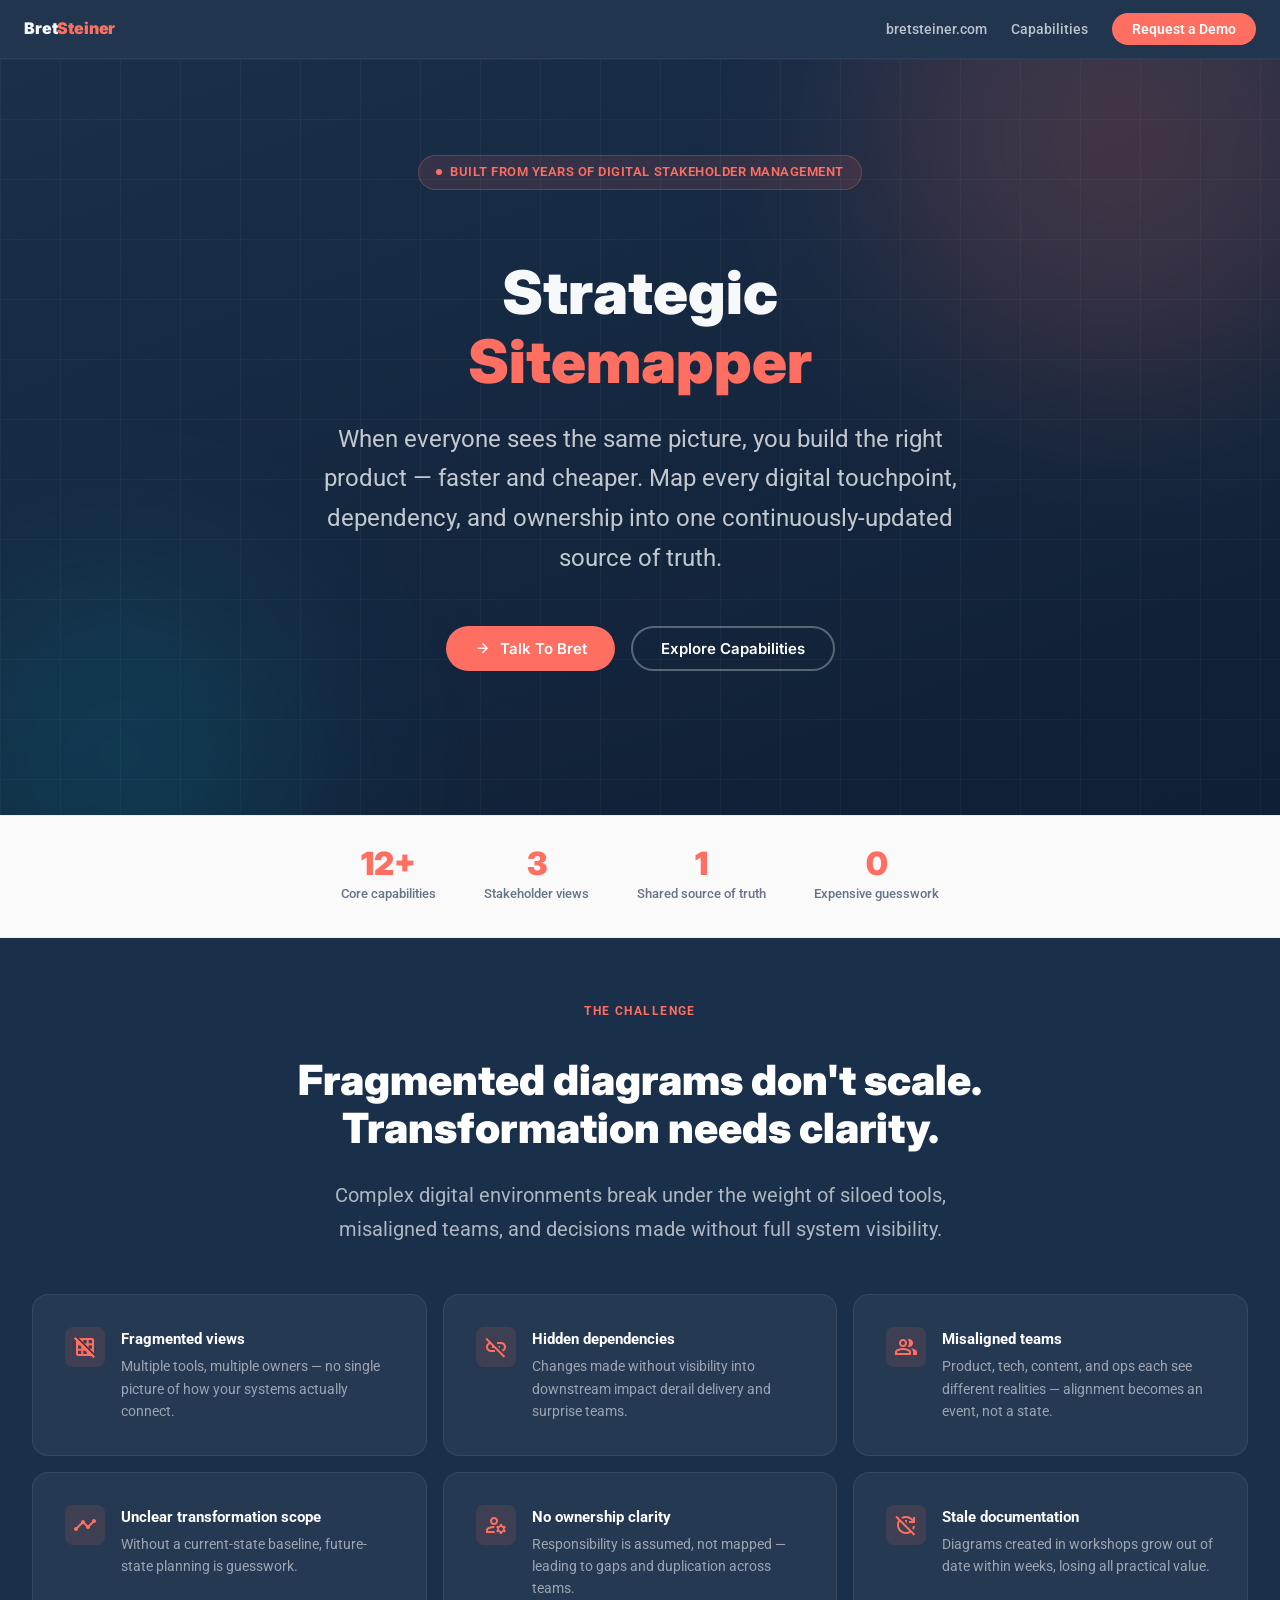
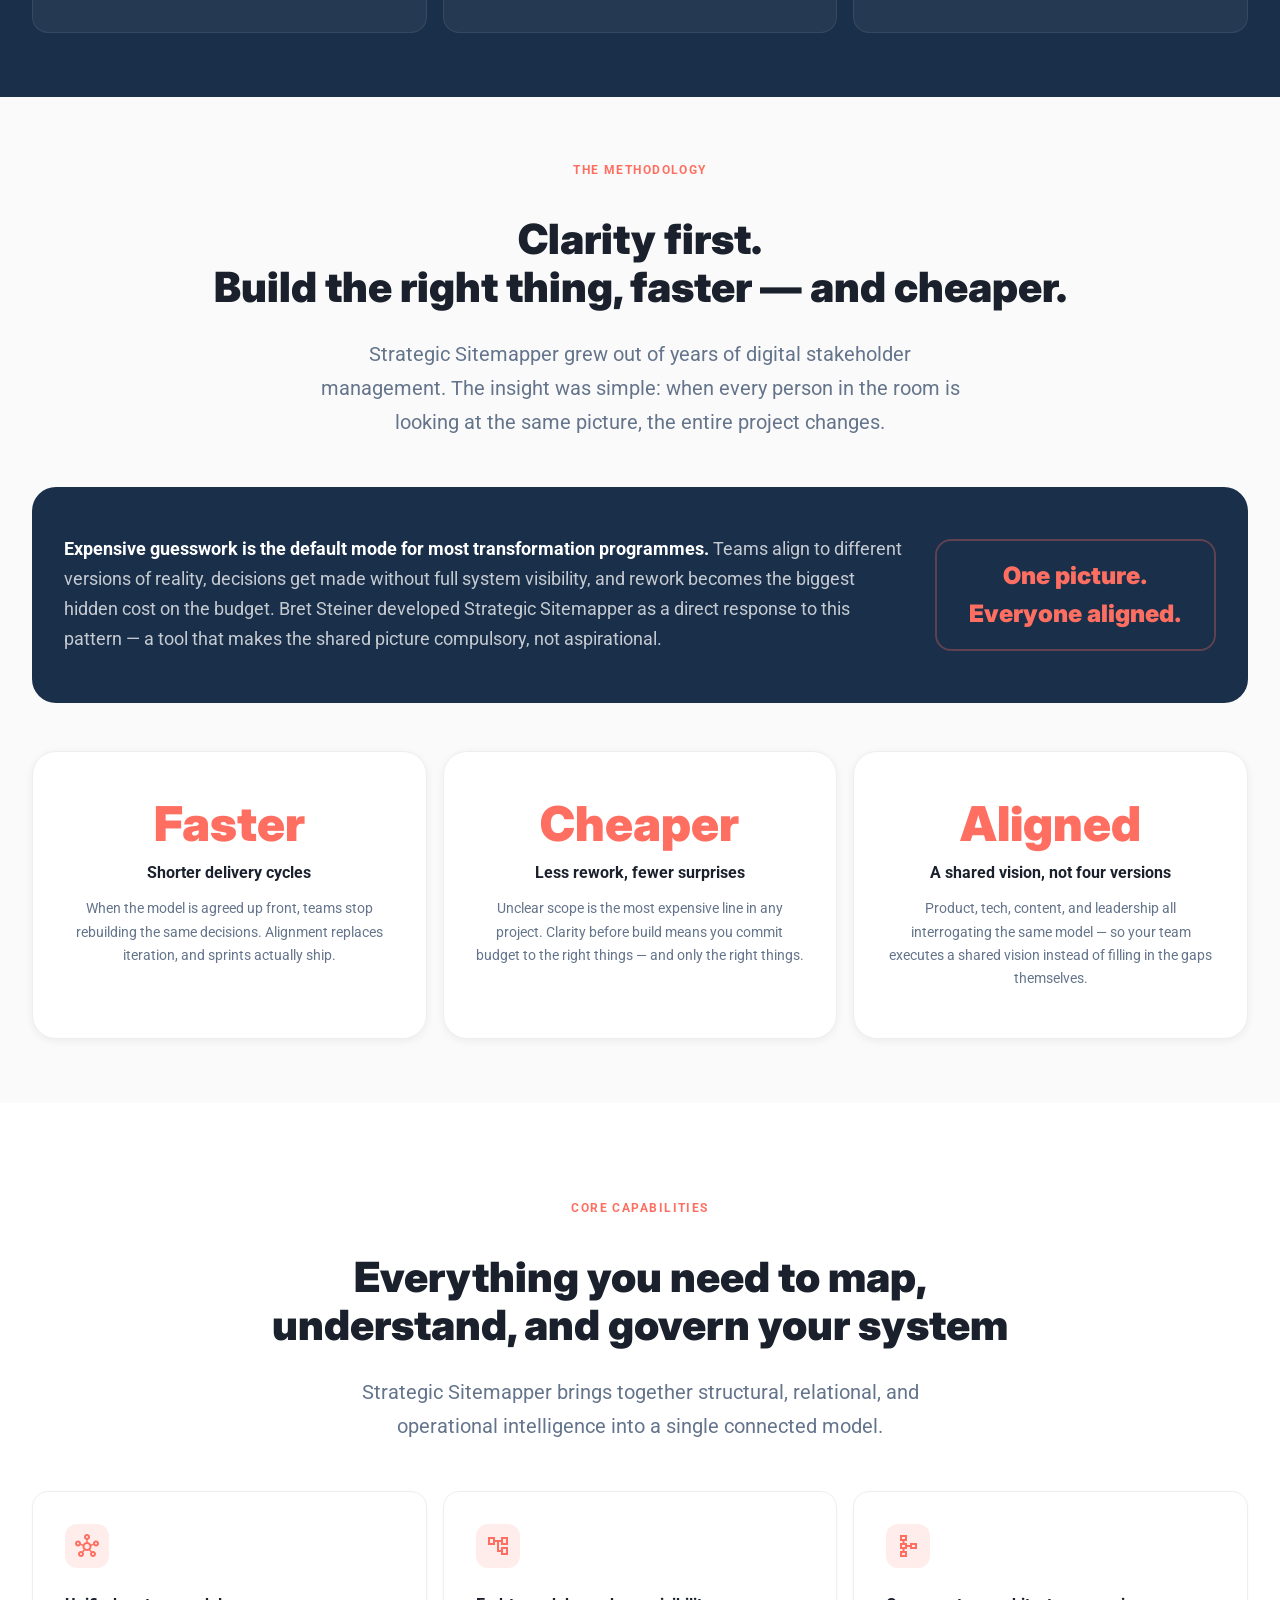
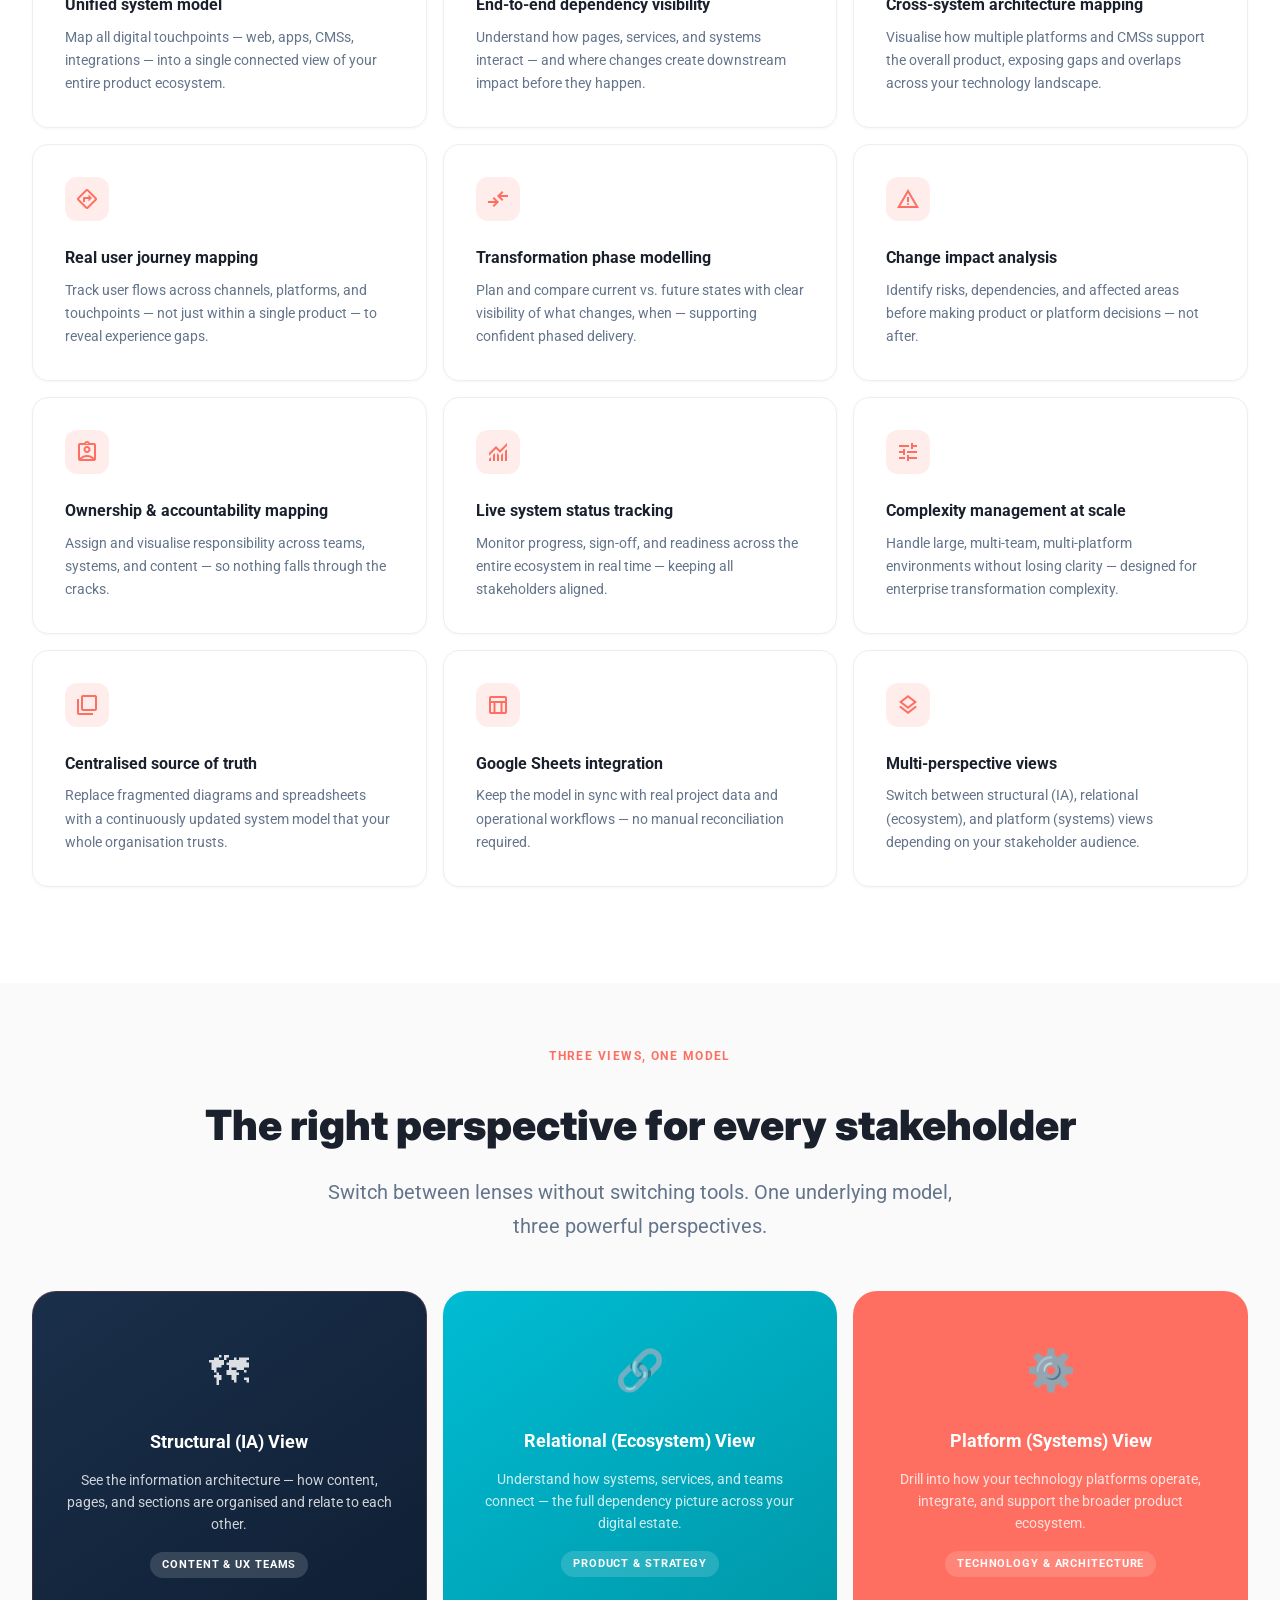
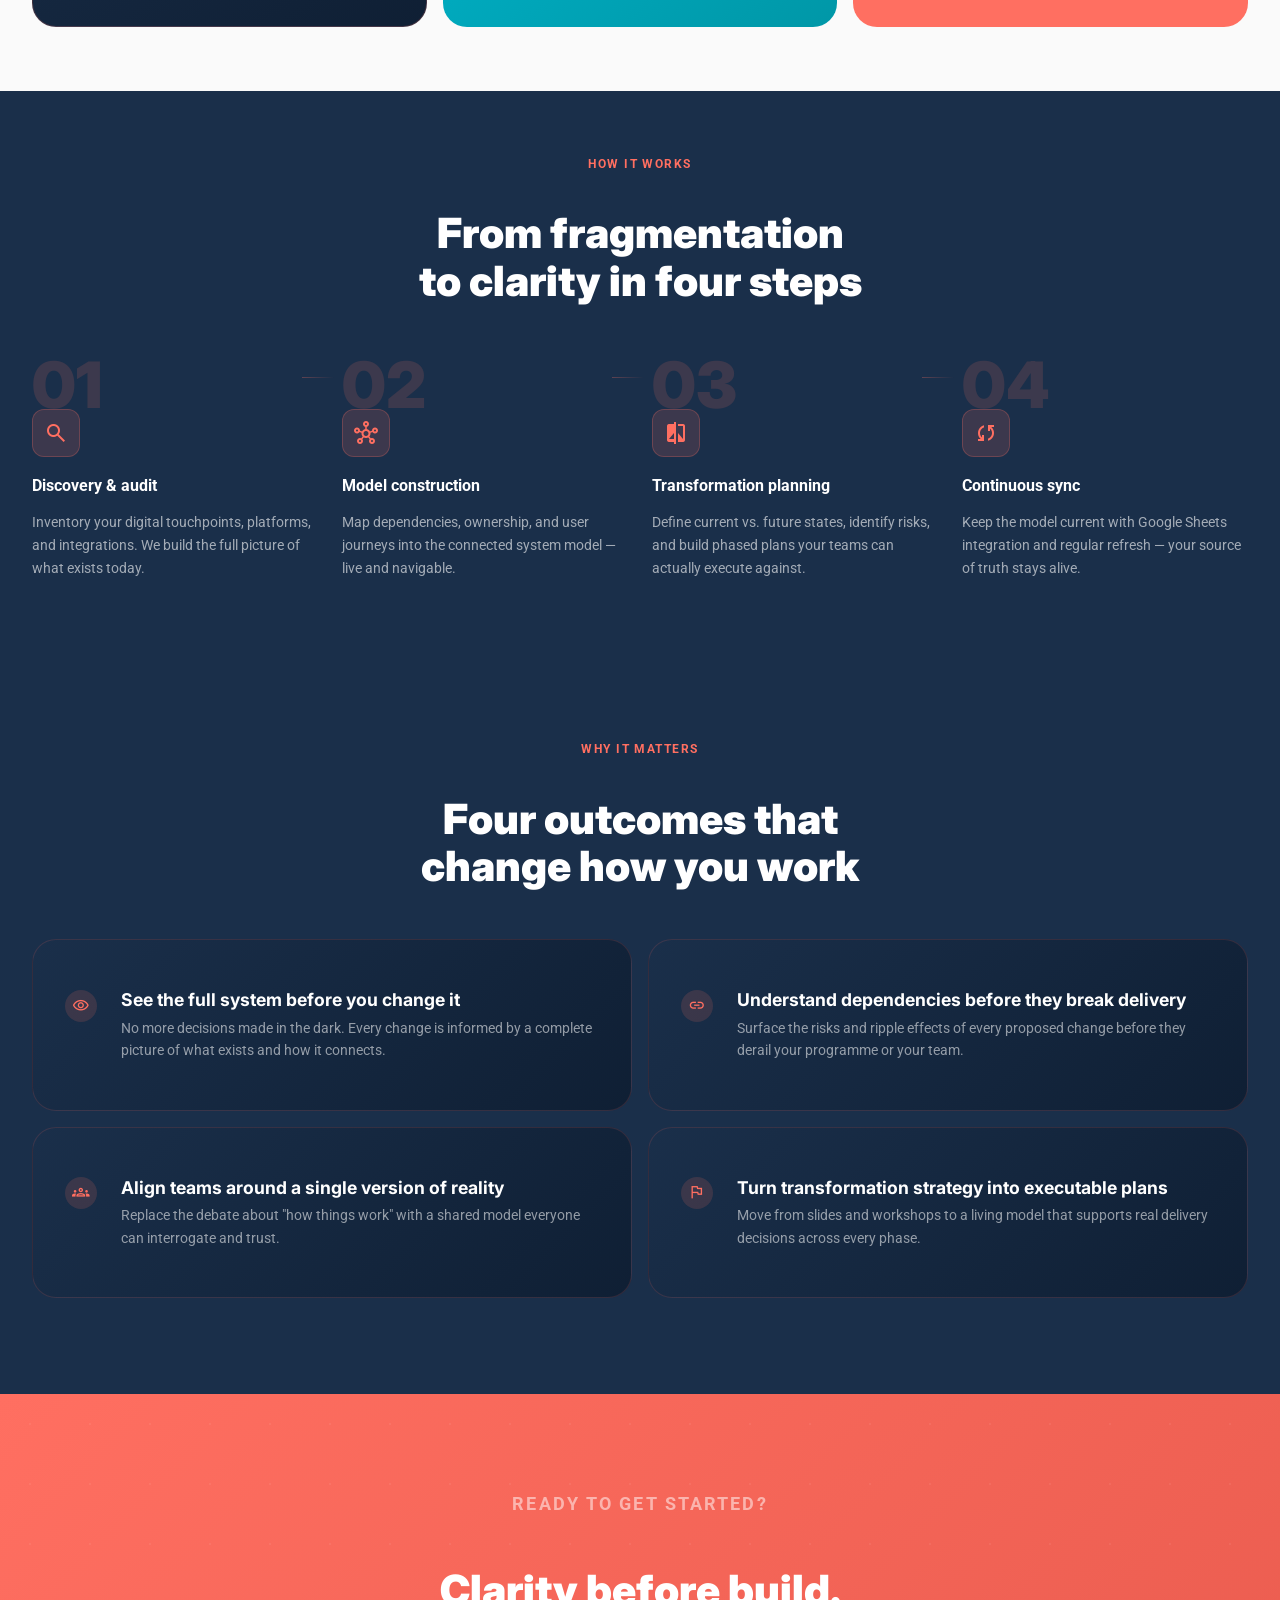
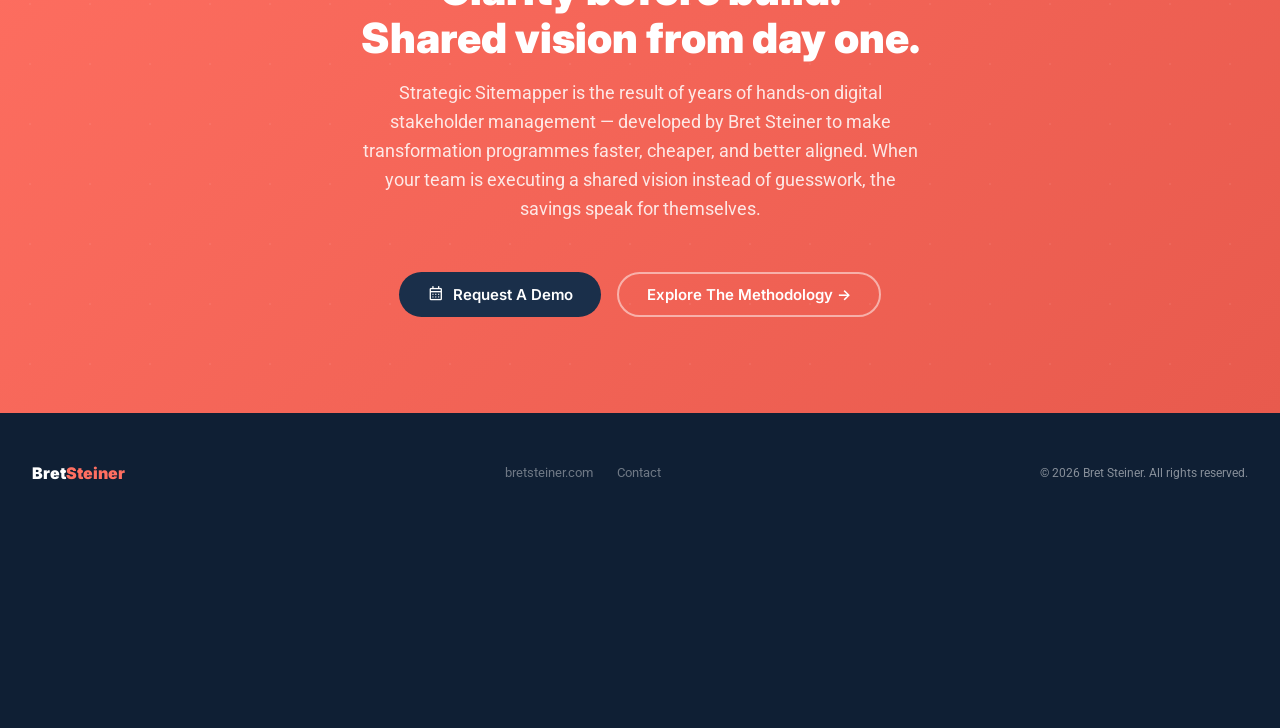
<file: index.html>
<!DOCTYPE html>
<html lang="en">
<head>
  <meta charset="UTF-8" />
  <meta name="viewport" content="width=device-width, initial-scale=1.0" />
  <title>Strategic Sitemapper — Bret Steiner</title>
  <link rel="preconnect" href="https://fonts.googleapis.com" />
  <link rel="preconnect" href="https://fonts.gstatic.com" crossorigin />
  <link href="https://fonts.googleapis.com/css2?family=Inter:wght@400;500;600;700;900&family=Roboto:wght@400;500;700&display=swap" rel="stylesheet" />
  <link href="https://fonts.googleapis.com/css2?family=Material+Symbols+Outlined:opsz,wght,FILL,GRAD@20..48,100..700,0..1,-50..200" rel="stylesheet" />
  <link rel="stylesheet" href="bs.css"> 
  <style>
 

    /* === TOKENS (subset of bs.css) === */
    :root {
      --bg-light: #fff;
      --bg-light-tone: #fafafa;
      --bg-dark: #1a2f4a;
      --bg-dark-tone: #0f1f34;
      --bg-attention: #ff6f61;
      --accent-coral: #ff6f61;
      --accent-coral-hover: #e85a4d;
      --accent-coral-light: rgba(255,111,97,.12);
      --accent-coral-glow: rgba(255,111,97,.25);
      --accent-teal: #00bcd4;
      --accent-teal-dark: #0097a7;
      --text-primary: #1a202c;
      --text-secondary: #64748b;
      --text-light: #f7f8f9;
      --text-muted: #94a3b8;
      --gray-light: #eee;
      --gray-lighter: #fafafa;
      --shadow-subtle: 0 1px 3px rgba(0,0,0,.04);
      --shadow-sm: 0 2px 8px rgba(0,0,0,.06);
      --shadow-md: 0 8px 24px rgba(0,0,0,.08);
      --shadow-lg: 0 16px 48px rgba(0,0,0,.1);
      --shadow-hover: 0 20px 40px rgba(0,0,0,.12);
      --shadow-coral: 0 8px 32px rgba(255,111,97,.2);
      --radius-sm: .5rem;
      --radius-md: .75rem;
      --radius-lg: 1rem;
      --radius-xl: 1.5rem;
      --radius-2xl: 2rem;
      --radius-full: 999px;
      --space-xs: .5rem;
      --space-sm: .75rem;
      --space-md: 1rem;
      --space-lg: 1.5rem;
      --space-xl: 2rem;
      --space-2xl: 3rem;
      --space-3xl: 4rem;
      --space-4xl: 6rem;
      --container-max: 1320px;
      --transition-fast: 150ms cubic-bezier(.4,0,.2,1);
      --transition-base: 280ms cubic-bezier(.4,0,.2,1);
      --transition-slow: 400ms cubic-bezier(.4,0,.2,1);
    }

    /* === RESET & BASE === */
    *, *::before, *::after { box-sizing: border-box; margin: 0; padding: 0; }
    html { scroll-behavior: smooth; overflow-x: hidden; }
    body {
      background: var(--bg-light);
      color: var(--text-primary);
      font-family: 'Roboto', sans-serif;
      font-size: .875rem;
      line-height: 1.6;
      overflow-x: hidden;
    }
    a { text-decoration: none; color: inherit; }
    img { max-width: 100%; display: block; }

    h1,h2,h3,h4,h5,h6 { font-family: 'Inter', sans-serif; line-height: 1.15; }
    h1 { font-size: clamp(2rem, 7vw, 3.75rem); font-weight: 900; }
    h2 { font-size: clamp(1.75rem, 5vw, 2.6rem); font-weight: 900; }
    h3 { font-size: clamp(1.3rem, 3vw, 1.75rem); font-weight: 700; }
    h4 { font-size: 1.2rem; font-weight: 700; }

    /* === LAYOUT === */
    .container {
      width: 100%;
      max-width: var(--container-max);
      margin: 0 auto;
      padding: 0 var(--space-lg);
    }
    @media (min-width: 768px) { .container { padding: 0 var(--space-xl); } }

    .section { padding: var(--space-3xl) 0; }
    .section--lg { padding: var(--space-4xl) 0; }

    /* === NAV === */
    .nav {
      position: sticky;
      top: 0;
      z-index: 100;
      background: rgba(26,47,74,.97);
      backdrop-filter: blur(12px);
      border-bottom: 1px solid rgba(255,255,255,.06);
    }
    .nav__inner {
      display: flex;
      align-items: center;
      justify-content: space-between;
      padding: var(--space-md) var(--space-lg);
      max-width: var(--container-max);
      margin: 0 auto;
    }
    .nav__brand {
      font-family: 'Inter', sans-serif;
      font-weight: 900;
      font-size: 1rem;
      color: var(--text-light);
      letter-spacing: -.01em;
    }
    .nav__brand span { color: var(--accent-coral); }
    .nav__links {
      display: flex;
      align-items: center;
      gap: var(--space-lg);
      list-style: none;
    }
    .nav__links a {
      color: rgba(255,255,255,.7);
      font-size: .875rem;
      font-weight: 500;
      transition: color var(--transition-fast);
    }
    .nav__links a:hover { color: #fff; }
    .nav__cta {
      background: var(--accent-coral);
      color: #fff !important;
      padding: .5rem 1.25rem;
      border-radius: var(--radius-full);
      font-weight: 600 !important;
      transition: background var(--transition-fast), transform var(--transition-fast) !important;
    }
    .nav__cta:hover { background: var(--accent-coral-hover) !important; transform: translateY(-1px); }

    /* === HERO === */
    .hero {
      background: linear-gradient(160deg, var(--bg-dark) 0%, var(--bg-dark-tone) 100%);
      color: var(--text-light);
      position: relative;
      overflow: hidden;
      padding: 6rem 0 5rem;
    }
    .hero__bg {
      position: absolute;
      inset: 0;
      pointer-events: none;
    }
    .hero__orb {
      position: absolute;
      border-radius: 50%;
      filter: blur(100px);
    }
    .hero__orb--1 { width: 480px; height: 480px; background: var(--accent-coral); opacity: .18; top: -160px; right: -80px; }
    .hero__orb--2 { width: 360px; height: 360px; background: var(--accent-teal); opacity: .15; bottom: -120px; left: -60px; }

    /* Animated grid lines */
    .hero__grid {
      position: absolute;
      inset: 0;
      background-image:
        linear-gradient(rgba(255,255,255,.03) 1px, transparent 1px),
        linear-gradient(90deg, rgba(255,255,255,.03) 1px, transparent 1px);
      background-size: 60px 60px;
    }

    .hero__content {
      position: relative;
      z-index: 2;
      max-width: 860px;
      margin: 0 auto;
      text-align: center;
    }
    .hero__badge {
      display: inline-flex;
      align-items: center;
      gap: .5rem;
      padding: .4rem 1.1rem;
      background: rgba(255,111,97,.12);
      border: 1px solid rgba(255,111,97,.28);
      border-radius: var(--radius-full);
      font-size: .8rem;
      font-weight: 600;
      color: var(--accent-coral);
      margin-bottom: var(--space-xl);
      letter-spacing: .04em;
      text-transform: uppercase;
    }
    .hero__badge .dot { width: 6px; height: 6px; border-radius: 50%; background: var(--accent-coral); animation: pulse-dot 2s ease-in-out infinite; }
    @keyframes pulse-dot { 0%,100% { opacity: 1; transform: scale(1); } 50% { opacity: .5; transform: scale(1.4); } }

    .hero__title { margin-bottom: var(--space-lg); }
    .hero__title em { color: var(--accent-coral); font-style: normal; }
    .hero__subtitle {
      font-size: clamp(1.1rem, 2.2vw, 1.5rem);
      color: rgba(255,255,255,.75);
      font-weight: 400;
      max-width: 680px;
      margin: 0 auto var(--space-2xl);
      line-height: 1.65;
    }
    .hero__cta {
      display: flex;
      flex-wrap: wrap;
      gap: var(--space-md);
      justify-content: center;
      margin-bottom: var(--space-3xl);
    }

    /* === BUTTONS === */
    .btn {
      display: inline-flex;
      align-items: center;
      gap: .5rem;
      border-radius: var(--radius-full);
      font-family: 'Inter', sans-serif;
      font-weight: 600;
      font-size: .9375rem;
      padding: .75rem 1.75rem;
      cursor: pointer;
      border: none;
      text-decoration: none;
      transition: all var(--transition-base);
    }
    .btn--primary { background: var(--accent-coral); color: #fff; }
    .btn--primary:hover { background: var(--accent-coral-hover); transform: translateY(-2px); box-shadow: var(--shadow-coral); }
    .btn--outline-light { background: transparent; border: 2px solid rgba(255,255,255,.3); color: #fff; }
    .btn--outline-light:hover { border-color: rgba(255,255,255,.7); background: rgba(255,255,255,.06); }
    .btn--outline { background: transparent; border: 2px solid var(--accent-coral); color: var(--accent-coral); }
    .btn--outline:hover { background: var(--accent-coral); color: #fff; }

    /* === SOCIAL PROOF STRIP === */
    .proof-strip {
      background: var(--gray-lighter);
      border-top: 1px solid var(--gray-light);
      border-bottom: 1px solid var(--gray-light);
      padding: var(--space-xl) 0;
    }
    .proof-strip__inner {
      display: flex;
      flex-wrap: wrap;
      gap: var(--space-2xl);
      justify-content: center;
      align-items: center;
    }
    .proof-stat { text-align: center; }
    .proof-stat__number {
      font-family: 'Inter', sans-serif;
      font-size: 2rem;
      font-weight: 900;
      color: var(--accent-coral);
      line-height: 1;
    }
    .proof-stat__label { font-size: .8125rem; color: var(--text-secondary); margin-top: .25rem; font-weight: 500; }

    /* === PROBLEM SECTION === */
    .section--problem { background: var(--bg-dark); color: var(--text-light); }
    .section-label {
      font-size: .75rem;
      font-weight: 700;
      letter-spacing: .12em;
      text-transform: uppercase;
      color: var(--accent-coral);
      margin-bottom: var(--space-sm);
    }
    .section-intro {
      font-size: clamp(1rem, 1.8vw, 1.25rem);
      color: var(--text-secondary);
      max-width: 640px;
      line-height: 1.7;
    }
    .section-intro--light { color: rgba(255,255,255,.65); }

    .problem-grid {
      display: grid;
      gap: var(--space-md);
      grid-template-columns: 1fr;
      margin-top: var(--space-2xl);
    }
    @media (min-width: 600px) { .problem-grid { grid-template-columns: repeat(2,1fr); } }
    @media (min-width: 1024px) { .problem-grid { grid-template-columns: repeat(3,1fr); } }

    .problem-card {
      background: rgba(255,255,255,.05);
      border: 1px solid rgba(255,255,255,.08);
      border-radius: var(--radius-lg);
      padding: var(--space-xl);
      display: flex;
      gap: var(--space-md);
      align-items: flex-start;
      transition: background var(--transition-base), border-color var(--transition-base);
    }
    .problem-card:hover { background: rgba(255,255,255,.08); border-color: rgba(255,111,97,.25); }
    .problem-card__icon {
      font-size: 1.5rem;
      flex-shrink: 0;
      color: var(--accent-coral);
      background: rgba(255,111,97,.12);
      width: 2.5rem;
      height: 2.5rem;
      border-radius: var(--radius-sm);
      display: flex;
      align-items: center;
      justify-content: center;
    }
    .problem-card__title { font-weight: 700; color: #fff; margin-bottom: .25rem; font-size: .9375rem; }
    .problem-card__text { font-size: .875rem; color: rgba(255,255,255,.55); line-height: 1.6; }

    /* === CAPABILITIES === */
    .capabilities-grid {
      display: grid;
      gap: var(--space-md);
      grid-template-columns: 1fr;
      margin-top: var(--space-2xl);
    }
    @media (min-width: 600px) { .capabilities-grid { grid-template-columns: repeat(2,1fr); } }
    @media (min-width: 1024px) { .capabilities-grid { grid-template-columns: repeat(3,1fr); } }

    .cap-card {
      background: #fff;
      border: 1px solid var(--gray-light);
      border-radius: var(--radius-lg);
      padding: var(--space-xl);
      box-shadow: var(--shadow-subtle);
      transition: transform var(--transition-base), box-shadow var(--transition-base), border-color var(--transition-base);
      position: relative;
      overflow: hidden;
    }
    .cap-card::before {
      content: '';
      position: absolute;
      inset: 0 auto 0 0;
      width: 4px;
      background: var(--accent-coral);
      border-radius: 4px 0 0 4px;
      transform: scaleY(0);
      transition: transform var(--transition-base);
      transform-origin: top;
    }
    .cap-card:hover { transform: translateY(-4px); box-shadow: var(--shadow-md); border-color: transparent; }
    .cap-card:hover::before { transform: scaleY(1); }
    .cap-card__icon {
      width: 2.75rem;
      height: 2.75rem;
      background: var(--accent-coral-light);
      border-radius: var(--radius-md);
      display: flex;
      align-items: center;
      justify-content: center;
      color: var(--accent-coral);
      margin-bottom: var(--space-lg);
    }
    .cap-card__title { font-size: 1rem; font-weight: 700; color: var(--text-primary); margin-bottom: var(--space-xs); }
    .cap-card__text { font-size: .875rem; color: var(--text-secondary); line-height: 1.65; }

    /* === HOW IT WORKS === */
    .section--how { background: var(--bg-dark); color: var(--text-light); }
    .steps {
      display: grid;
      gap: var(--space-xl);
      margin-top: var(--space-2xl);
      grid-template-columns: 1fr;
    }
    @media (min-width: 768px) { .steps { grid-template-columns: repeat(4,1fr); gap: var(--space-lg); } }

    .step { position: relative; }
    .step__number {
      font-family: 'Inter', sans-serif;
      font-size: 4rem;
      font-weight: 900;
      color: rgba(255,111,97,.15);
      line-height: 1;
      margin-bottom: -.5rem;
    }
    .step__icon {
      width: 3rem;
      height: 3rem;
      background: rgba(255,111,97,.15);
      border: 1px solid rgba(255,111,97,.25);
      border-radius: var(--radius-md);
      display: flex;
      align-items: center;
      justify-content: center;
      color: var(--accent-coral);
      margin-bottom: var(--space-md);
    }
    .step__title { font-size: 1rem; font-weight: 700; color: #fff; margin-bottom: var(--space-sm); }
    .step__text { font-size: .875rem; color: rgba(255,255,255,.6); line-height: 1.65; }

    /* connector line between steps on desktop */
    @media (min-width: 768px) {
      .step:not(:last-child)::after {
        content: '';
        position: absolute;
        top: 1.5rem;
        right: -1rem;
        width: 2rem;
        height: 1px;
        background: linear-gradient(to right, rgba(255,111,97,.3), transparent);
      }
    }

    /* === OUTCOMES === */
    .outcomes {
      display: grid;
      grid-template-columns: 1fr;
      gap: var(--space-md);
      margin-top: var(--space-2xl);
    }
    @media (min-width: 640px) { .outcomes { grid-template-columns: repeat(2,1fr); } }

    .outcome {
      background: linear-gradient(135deg, var(--bg-dark), var(--bg-dark-tone));
      border: 1px solid rgba(255,111,97,.15);
      border-radius: var(--radius-xl);
      padding: var(--space-2xl) var(--space-xl);
      display: flex;
      gap: var(--space-lg);
      align-items: flex-start;
      transition: border-color var(--transition-base), transform var(--transition-base);
    }
    .outcome:hover { border-color: rgba(255,111,97,.4); transform: translateY(-3px); }
    .outcome__check {
      width: 2rem;
      height: 2rem;
      flex-shrink: 0;
      background: rgba(255,111,97,.15);
      border-radius: 50%;
      display: flex;
      align-items: center;
      justify-content: center;
      color: var(--accent-coral);
      font-size: 1rem;
      margin-top: .1rem;
    }
    .outcome__text {
      font-family: 'Inter', sans-serif;
      font-size: 1.1rem;
      font-weight: 700;
      color: #fff;
      line-height: 1.4;
    }
    .outcome__sub { font-size: .875rem; color: rgba(255,255,255,.55); font-family: 'Roboto',sans-serif; font-weight: 400; margin-top: .25rem; line-height: 1.6; }

    /* === VIEWS SECTION === */
    .views-grid {
      display: grid;
      grid-template-columns: 1fr;
      gap: var(--space-md);
      margin-top: var(--space-2xl);
    }
    @media (min-width: 768px) { .views-grid { grid-template-columns: repeat(3,1fr); } }

    .view-card {
      border-radius: var(--radius-xl);
      padding: var(--space-2xl) var(--space-xl);
      text-align: center;
      transition: transform var(--transition-base);
    }
    .view-card:hover { transform: translateY(-4px); }
    .view-card--ia { background: linear-gradient(145deg, #1a2f4a 0%, #0f1f34 100%); border: 1px solid rgba(255,111,97,.2); color: #fff; }
    .view-card--eco { background: linear-gradient(145deg, #00bcd4 0%, #0097a7 100%); color: #fff; }
    .view-card--sys { background: var(--accent-coral); color: #fff; }

    .view-card__icon { font-size: 2.5rem; margin-bottom: var(--space-lg); opacity: .85; }
    .view-card__title { font-size: 1.1rem; font-weight: 700; margin-bottom: var(--space-sm); }
    .view-card__text { font-size: .875rem; opacity: .8; line-height: 1.6; }
    .view-card__tag {
      display: inline-block;
      margin-top: var(--space-md);
      font-size: .7rem;
      font-weight: 700;
      letter-spacing: .08em;
      text-transform: uppercase;
      padding: .25rem .75rem;
      border-radius: var(--radius-full);
      background: rgba(255,255,255,.15);
    }

    /* === CTA BAND === */
    .cta-band {
      background: linear-gradient(135deg, var(--accent-coral) 0%, var(--accent-coral-hover) 100%);
      padding: var(--space-4xl) 0;
      text-align: center;
      color: #fff;
      position: relative;
      overflow: hidden;
    }
    .cta-band::before {
      content: '';
      position: absolute;
      inset: 0;
      background: url("data:image/svg+xml,%3Csvg width='60' height='60' xmlns='http://www.w3.org/2000/svg'%3E%3Ccircle cx='30' cy='30' r='1' fill='rgba(255,255,255,0.08)'/%3E%3C/svg%3E");
    }
    .cta-band__content { position: relative; z-index: 1; }
    .cta-band h2 { color: #fff; margin-bottom: var(--space-md); }
    .cta-band p { font-size: 1.1rem; opacity: .85; max-width: 560px; margin: 0 auto var(--space-2xl); line-height: 1.65; }
    .cta-band .btn--dark { background: var(--bg-dark); color: #fff; }
    .cta-band .btn--dark:hover { background: var(--bg-dark-tone); transform: translateY(-2px); box-shadow: 0 12px 32px rgba(0,0,0,.3); }
    .cta-band .btn--outline-white { background: transparent; border: 2px solid rgba(255,255,255,.5); color: #fff; }
    .cta-band .btn--outline-white:hover { border-color: #fff; background: rgba(255,255,255,.1); }
    .cta-band__btns { display: flex; gap: var(--space-md); justify-content: center; flex-wrap: wrap; }

    /* === FOOTER === */
    .footer {
      background: var(--bg-dark-tone);
      color: rgba(255,255,255,.5);
      padding: var(--space-2xl) 0;
    }
    .footer__inner {
      display: flex;
      flex-wrap: wrap;
      gap: var(--space-lg);
      justify-content: space-between;
      align-items: center;
    }
    .footer__brand {
      font-family: 'Inter', sans-serif;
      font-weight: 900;
      font-size: 1rem;
      color: #fff;
    }
    .footer__brand span { color: var(--accent-coral); }
    .footer__links { display: flex; gap: var(--space-lg); flex-wrap: wrap; }
    .footer__links a { font-size: .8125rem; color: rgba(255,255,255,.4); transition: color var(--transition-fast); }
    .footer__links a:hover { color: rgba(255,255,255,.8); }

    /* === ANIMATIONS === */
    @media (prefers-reduced-motion: no-preference) {
      .fade-up {
        opacity: 0;
        transform: translateY(28px);
        animation: fade-up .7s ease forwards;
      }
      @keyframes fade-up { to { opacity: 1; transform: none; } }
      .stagger > * { opacity: 0; transform: translateY(20px); animation: fade-up .55s ease forwards; }
      .stagger > *:nth-child(1) { animation-delay: .08s; }
      .stagger > *:nth-child(2) { animation-delay: .16s; }
      .stagger > *:nth-child(3) { animation-delay: .24s; }
      .stagger > *:nth-child(4) { animation-delay: .32s; }
      .stagger > *:nth-child(5) { animation-delay: .40s; }
      .stagger > *:nth-child(6) { animation-delay: .48s; }
      .stagger > *:nth-child(7) { animation-delay: .56s; }
      .stagger > *:nth-child(8) { animation-delay: .64s; }
      .stagger > *:nth-child(9) { animation-delay: .72s; }
      .stagger > *:nth-child(10) { animation-delay: .80s; }
      .stagger > *:nth-child(11) { animation-delay: .88s; }
      .stagger > *:nth-child(12) { animation-delay: .96s; }
    }

    /* === CLARITY FIRST / SAVINGS === */
    .clarity-grid {
      display: grid;
      grid-template-columns: 1fr;
      gap: var(--space-md);
      margin-top: var(--space-2xl);
    }
    @media (min-width: 640px) { .clarity-grid { grid-template-columns: repeat(3,1fr); } }

    .clarity-card {
      background: #fff;
      border: 1px solid var(--gray-light);
      border-radius: var(--radius-xl);
      padding: var(--space-2xl) var(--space-xl);
      text-align: center;
      box-shadow: var(--shadow-sm);
      transition: transform var(--transition-base), box-shadow var(--transition-base);
      position: relative;
      overflow: hidden;
    }
    .clarity-card::after {
      content: '';
      position: absolute;
      bottom: 0; left: 0; right: 0;
      height: 4px;
      background: linear-gradient(90deg, var(--accent-coral), var(--accent-teal));
      opacity: 0;
      transition: opacity var(--transition-base);
    }
    .clarity-card:hover { transform: translateY(-5px); box-shadow: var(--shadow-lg); }
    .clarity-card:hover::after { opacity: 1; }
    .clarity-card__metric {
      font-family: 'Inter', sans-serif;
      font-size: 3rem;
      font-weight: 900;
      color: var(--accent-coral);
      line-height: 1;
      margin-bottom: var(--space-sm);
    }
    .clarity-card__title { font-size: 1rem; font-weight: 700; color: var(--text-primary); margin-bottom: var(--space-sm); }
    .clarity-card__text { font-size: .875rem; color: var(--text-secondary); line-height: 1.65; }

    .clarity-intro-strip {
      background: var(--bg-dark);
      border-radius: var(--radius-xl);
      padding: var(--space-2xl) var(--space-xl);
      display: grid;
      grid-template-columns: 1fr;
      gap: var(--space-xl);
      margin-top: var(--space-2xl);
      align-items: center;
    }
    @media (min-width: 768px) { .clarity-intro-strip { grid-template-columns: 1fr auto; } }
    .clarity-intro-strip__text { color: rgba(255,255,255,.75); font-size: 1.1rem; line-height: 1.7; }
    .clarity-intro-strip__text strong { color: #fff; font-weight: 700; }
    .clarity-intro-strip__quote {
      font-family: 'Inter', sans-serif;
      font-size: 1.5rem;
      font-weight: 900;
      color: var(--accent-coral);
      white-space: nowrap;
      padding: var(--space-md) var(--space-xl);
      border: 2px solid rgba(255,111,97,.3);
      border-radius: var(--radius-lg);
      text-align: center;
    }

    /* === MISC === */
    .text-center { text-align: center; }
    .mt-sm { margin-top: var(--space-sm); }
    .mt-md { margin-top: var(--space-md); }
    .mt-lg { margin-top: var(--space-lg); }
    .mt-xl { margin-top: var(--space-xl); }
    .mt-2xl { margin-top: var(--space-2xl); }
  </style>
</head>
<body>

  <!-- ── NAV ─────────────────────────────────────────── -->
  <nav class="nav">
    <div class="nav__inner">
      <a href="https://bretsteiner.com" class="nav__brand">Bret<span>Steiner</span></a>
      <ul class="nav__links">
        <li><a href="https://bretsteiner.com">bretsteiner.com</a></li>
        <li><a href="#capabilities">Capabilities</a></li>
        <li><a href="#contact" class="nav__cta">Request a Demo</a></li>
      </ul>
    </div>
  </nav>

  <!-- ── HERO ─────────────────────────────────────────── -->
  <section class="hero">
    <div class="hero__bg">
      <div class="hero__grid"></div>
      <div class="hero__orb hero__orb--1"></div>
      <div class="hero__orb hero__orb--2"></div>
    </div>
    <div class="container">
      <div class="hero__content">
        <div class="hero__badge fade-up">
          <span class="dot"></span>
          Built from years of digital stakeholder management
        </div>
        <h1 class="hero__title fade-up" style="animation-delay:.1s">
          Strategic<br><em>Sitemapper</em>
        </h1>
        <p class="hero__subtitle fade-up" style="animation-delay:.2s">
          When everyone sees the same picture, you build the right product — faster and cheaper. Map every digital touchpoint, dependency, and ownership into one continuously‑updated source of truth.
        </p>
        <div class="hero__cta fade-up" style="animation-delay:.3s">
          <a href="#contact" class="btn btn--primary">
            <span class="material-symbols-outlined" style="font-size:1.1rem">arrow_forward</span>
            Talk to Bret
          </a>
          <a href="#capabilities" class="btn btn--outline-light">Explore capabilities</a>
        </div>
      </div>
    </div>
  </section>

  <!-- ── PROOF STRIP ─────────────────────────────────── -->
  <div class="proof-strip">
    <div class="container">
      <div class="proof-strip__inner stagger">
        <div class="proof-stat">
          <div class="proof-stat__number">12+</div>
          <div class="proof-stat__label">Core capabilities</div>
        </div>
        <div class="proof-stat">
          <div class="proof-stat__number">3</div>
          <div class="proof-stat__label">Stakeholder views</div>
        </div>
        <div class="proof-stat">
          <div class="proof-stat__number">1</div>
          <div class="proof-stat__label">Shared source of truth</div>
        </div>
        <div class="proof-stat">
          <div class="proof-stat__number">0</div>
          <div class="proof-stat__label">Expensive guesswork</div>
        </div>
      </div>
    </div>
  </div>

  <!-- ── PROBLEM ─────────────────────────────────────── -->
  <section class="section section--problem">
    <div class="container">
      <div class="text-center">
        <p class="section-label">The challenge</p>
        <h2 style="color:#fff">Fragmented diagrams don't scale.<br>Transformation needs clarity.</h2>
        <p class="section-intro section-intro--light mt-lg" style="margin:var(--space-lg) auto 0">Complex digital environments break under the weight of siloed tools, misaligned teams, and decisions made without full system visibility.</p>
      </div>
      <div class="problem-grid stagger">
        <div class="problem-card">
          <div class="problem-card__icon"><span class="material-symbols-outlined">grid_off</span></div>
          <div>
            <p class="problem-card__title">Fragmented views</p>
            <p class="problem-card__text">Multiple tools, multiple owners — no single picture of how your systems actually connect.</p>
          </div>
        </div>
        <div class="problem-card">
          <div class="problem-card__icon"><span class="material-symbols-outlined">link_off</span></div>
          <div>
            <p class="problem-card__title">Hidden dependencies</p>
            <p class="problem-card__text">Changes made without visibility into downstream impact derail delivery and surprise teams.</p>
          </div>
        </div>
        <div class="problem-card">
          <div class="problem-card__icon"><span class="material-symbols-outlined">people_outline</span></div>
          <div>
            <p class="problem-card__title">Misaligned teams</p>
            <p class="problem-card__text">Product, tech, content, and ops each see different realities — alignment becomes an event, not a state.</p>
          </div>
        </div>
        <div class="problem-card">
          <div class="problem-card__icon"><span class="material-symbols-outlined">timeline</span></div>
          <div>
            <p class="problem-card__title">Unclear transformation scope</p>
            <p class="problem-card__text">Without a current-state baseline, future-state planning is guesswork.</p>
          </div>
        </div>
        <div class="problem-card">
          <div class="problem-card__icon"><span class="material-symbols-outlined">manage_accounts</span></div>
          <div>
            <p class="problem-card__title">No ownership clarity</p>
            <p class="problem-card__text">Responsibility is assumed, not mapped — leading to gaps and duplication across teams.</p>
          </div>
        </div>
        <div class="problem-card">
          <div class="problem-card__icon"><span class="material-symbols-outlined">update_disabled</span></div>
          <div>
            <p class="problem-card__title">Stale documentation</p>
            <p class="problem-card__text">Diagrams created in workshops grow out of date within weeks, losing all practical value.</p>
          </div>
        </div>
      </div>
    </div>
  </section>

  <!-- ── CLARITY FIRST ──────────────────────────────── -->
  <section class="section" style="background:var(--bg-light-tone)">
    <div class="container">
      <div class="text-center">
        <p class="section-label">The methodology</p>
        <h2>Clarity first.<br>Build the right thing, faster — and cheaper.</h2>
        <p class="section-intro mt-lg" style="margin:var(--space-lg) auto 0">Strategic Sitemapper grew out of years of digital stakeholder management. The insight was simple: when every person in the room is looking at the same picture, the entire project changes.</p>
      </div>

      <div class="clarity-intro-strip stagger">
        <p class="clarity-intro-strip__text">
          <strong>Expensive guesswork is the default mode for most transformation programmes.</strong> Teams align to different versions of reality, decisions get made without full system visibility, and rework becomes the biggest hidden cost on the budget. Bret Steiner developed Strategic Sitemapper as a direct response to this pattern — a tool that makes the shared picture compulsory, not aspirational.
        </p>
        <div class="clarity-intro-strip__quote">One picture.<br>Everyone aligned.</div>
      </div>

      <div class="clarity-grid stagger" style="margin-top:var(--space-2xl)">
        <div class="clarity-card">
          <div class="clarity-card__metric">Faster</div>
          <p class="clarity-card__title">Shorter delivery cycles</p>
          <p class="clarity-card__text">When the model is agreed up front, teams stop rebuilding the same decisions. Alignment replaces iteration, and sprints actually ship.</p>
        </div>
        <div class="clarity-card">
          <div class="clarity-card__metric">Cheaper</div>
          <p class="clarity-card__title">Less rework, fewer surprises</p>
          <p class="clarity-card__text">Unclear scope is the most expensive line in any project. Clarity before build means you commit budget to the right things — and only the right things.</p>
        </div>
        <div class="clarity-card">
          <div class="clarity-card__metric">Aligned</div>
          <p class="clarity-card__title">A shared vision, not four versions</p>
          <p class="clarity-card__text">Product, tech, content, and leadership all interrogating the same model — so your team executes a shared vision instead of filling in the gaps themselves.</p>
        </div>
      </div>
    </div>
  </section>

  <!-- ── CAPABILITIES ────────────────────────────────── -->
  <section class="section section--lg" id="capabilities">
    <div class="container">
      <div class="text-center">
        <p class="section-label">Core capabilities</p>
        <h2>Everything you need to map,<br>understand, and govern your system</h2>
        <p class="section-intro mt-lg" style="margin:var(--space-lg) auto 0">Strategic Sitemapper brings together structural, relational, and operational intelligence into a single connected model.</p>
      </div>
      <div class="capabilities-grid stagger">

        <div class="cap-card">
          <div class="cap-card__icon"><span class="material-symbols-outlined">hub</span></div>
          <p class="cap-card__title">Unified system model</p>
          <p class="cap-card__text">Map all digital touchpoints — web, apps, CMSs, integrations — into a single connected view of your entire product ecosystem.</p>
        </div>

        <div class="cap-card">
          <div class="cap-card__icon"><span class="material-symbols-outlined">account_tree</span></div>
          <p class="cap-card__title">End-to-end dependency visibility</p>
          <p class="cap-card__text">Understand how pages, services, and systems interact — and where changes create downstream impact before they happen.</p>
        </div>

        <div class="cap-card">
          <div class="cap-card__icon"><span class="material-symbols-outlined">schema</span></div>
          <p class="cap-card__title">Cross-system architecture mapping</p>
          <p class="cap-card__text">Visualise how multiple platforms and CMSs support the overall product, exposing gaps and overlaps across your technology landscape.</p>
        </div>

        <div class="cap-card">
          <div class="cap-card__icon"><span class="material-symbols-outlined">directions</span></div>
          <p class="cap-card__title">Real user journey mapping</p>
          <p class="cap-card__text">Track user flows across channels, platforms, and touchpoints — not just within a single product — to reveal experience gaps.</p>
        </div>

        <div class="cap-card">
          <div class="cap-card__icon"><span class="material-symbols-outlined">compare_arrows</span></div>
          <p class="cap-card__title">Transformation phase modelling</p>
          <p class="cap-card__text">Plan and compare current vs. future states with clear visibility of what changes, when — supporting confident phased delivery.</p>
        </div>

        <div class="cap-card">
          <div class="cap-card__icon"><span class="material-symbols-outlined">warning</span></div>
          <p class="cap-card__title">Change impact analysis</p>
          <p class="cap-card__text">Identify risks, dependencies, and affected areas before making product or platform decisions — not after.</p>
        </div>

        <div class="cap-card">
          <div class="cap-card__icon"><span class="material-symbols-outlined">assignment_ind</span></div>
          <p class="cap-card__title">Ownership & accountability mapping</p>
          <p class="cap-card__text">Assign and visualise responsibility across teams, systems, and content — so nothing falls through the cracks.</p>
        </div>

        <div class="cap-card">
          <div class="cap-card__icon"><span class="material-symbols-outlined">monitoring</span></div>
          <p class="cap-card__title">Live system status tracking</p>
          <p class="cap-card__text">Monitor progress, sign-off, and readiness across the entire ecosystem in real time — keeping all stakeholders aligned.</p>
        </div>

        <div class="cap-card">
          <div class="cap-card__icon"><span class="material-symbols-outlined">tune</span></div>
          <p class="cap-card__title">Complexity management at scale</p>
          <p class="cap-card__text">Handle large, multi-team, multi-platform environments without losing clarity — designed for enterprise transformation complexity.</p>
        </div>

        <div class="cap-card">
          <div class="cap-card__icon"><span class="material-symbols-outlined">filter_none</span></div>
          <p class="cap-card__title">Centralised source of truth</p>
          <p class="cap-card__text">Replace fragmented diagrams and spreadsheets with a continuously updated system model that your whole organisation trusts.</p>
        </div>

        <div class="cap-card">
          <div class="cap-card__icon"><span class="material-symbols-outlined">table_chart</span></div>
          <p class="cap-card__title">Google Sheets integration</p>
          <p class="cap-card__text">Keep the model in sync with real project data and operational workflows — no manual reconciliation required.</p>
        </div>

        <div class="cap-card">
          <div class="cap-card__icon"><span class="material-symbols-outlined">layers</span></div>
          <p class="cap-card__title">Multi-perspective views</p>
          <p class="cap-card__text">Switch between structural (IA), relational (ecosystem), and platform (systems) views depending on your stakeholder audience.</p>
        </div>

      </div>
    </div>
  </section>

  <!-- ── PERSPECTIVES ────────────────────────────────── -->
  <section class="section" style="background:var(--gray-lighter)">
    <div class="container">
      <div class="text-center">
        <p class="section-label">Three views, one model</p>
        <h2>The right perspective for every stakeholder</h2>
        <p class="section-intro mt-lg" style="margin:var(--space-lg) auto 0">Switch between lenses without switching tools. One underlying model, three powerful perspectives.</p>
      </div>
      <div class="views-grid mt-2xl stagger">
        <div class="view-card view-card--ia">
          <div class="view-card__icon">🗺</div>
          <p class="view-card__title">Structural (IA) View</p>
          <p class="view-card__text">See the information architecture — how content, pages, and sections are organised and relate to each other.</p>
          <span class="view-card__tag">Content & UX teams</span>
        </div>
        <div class="view-card view-card--eco">
          <div class="view-card__icon">🔗</div>
          <p class="view-card__title">Relational (Ecosystem) View</p>
          <p class="view-card__text">Understand how systems, services, and teams connect — the full dependency picture across your digital estate.</p>
          <span class="view-card__tag">Product & Strategy</span>
        </div>
        <div class="view-card view-card--sys">
          <div class="view-card__icon">⚙️</div>
          <p class="view-card__title">Platform (Systems) View</p>
          <p class="view-card__text">Drill into how your technology platforms operate, integrate, and support the broader product ecosystem.</p>
          <span class="view-card__tag">Technology & Architecture</span>
        </div>
      </div>
    </div>
  </section>

  <!-- ── HOW IT WORKS ────────────────────────────────── -->
  <section class="section section--how">
    <div class="container">
      <div class="text-center">
        <p class="section-label">How it works</p>
        <h2 style="color:#fff">From fragmentation<br>to clarity in four steps</h2>
      </div>
      <div class="steps stagger">
        <div class="step">
          <div class="step__number">01</div>
          <div class="step__icon"><span class="material-symbols-outlined">search</span></div>
          <p class="step__title">Discovery & audit</p>
          <p class="step__text">Inventory your digital touchpoints, platforms, and integrations. We build the full picture of what exists today.</p>
        </div>
        <div class="step">
          <div class="step__number">02</div>
          <div class="step__icon"><span class="material-symbols-outlined">hub</span></div>
          <p class="step__title">Model construction</p>
          <p class="step__text">Map dependencies, ownership, and user journeys into the connected system model — live and navigable.</p>
        </div>
        <div class="step">
          <div class="step__number">03</div>
          <div class="step__icon"><span class="material-symbols-outlined">compare</span></div>
          <p class="step__title">Transformation planning</p>
          <p class="step__text">Define current vs. future states, identify risks, and build phased plans your teams can actually execute against.</p>
        </div>
        <div class="step">
          <div class="step__number">04</div>
          <div class="step__icon"><span class="material-symbols-outlined">sync</span></div>
          <p class="step__title">Continuous sync</p>
          <p class="step__text">Keep the model current with Google Sheets integration and regular refresh — your source of truth stays alive.</p>
        </div>
      </div>
    </div>
  </section>

  <!-- ── OUTCOMES ────────────────────────────────────── -->
  <section class="section section--lg" style="background:var(--bg-dark)">
    <div class="container">
      <div class="text-center">
        <p class="section-label">Why it matters</p>
        <h2 style="color:#fff">Four outcomes that<br>change how you work</h2>
      </div>
      <div class="outcomes mt-2xl stagger">
        <div class="outcome">
          <div class="outcome__check"><span class="material-symbols-outlined" style="font-size:1.1rem">visibility</span></div>
          <div>
            <p class="outcome__text">See the full system before you change it</p>
            <p class="outcome__sub">No more decisions made in the dark. Every change is informed by a complete picture of what exists and how it connects.</p>
          </div>
        </div>
        <div class="outcome">
          <div class="outcome__check"><span class="material-symbols-outlined" style="font-size:1.1rem">link</span></div>
          <div>
            <p class="outcome__text">Understand dependencies before they break delivery</p>
            <p class="outcome__sub">Surface the risks and ripple effects of every proposed change before they derail your programme or your team.</p>
          </div>
        </div>
        <div class="outcome">
          <div class="outcome__check"><span class="material-symbols-outlined" style="font-size:1.1rem">groups</span></div>
          <div>
            <p class="outcome__text">Align teams around a single version of reality</p>
            <p class="outcome__sub">Replace the debate about "how things work" with a shared model everyone can interrogate and trust.</p>
          </div>
        </div>
        <div class="outcome">
          <div class="outcome__check"><span class="material-symbols-outlined" style="font-size:1.1rem">flag</span></div>
          <div>
            <p class="outcome__text">Turn transformation strategy into executable plans</p>
            <p class="outcome__sub">Move from slides and workshops to a living model that supports real delivery decisions across every phase.</p>
          </div>
        </div>
      </div>
    </div>
  </section>

  <!-- ── CTA ──────────────────────────────────────────── -->
  <section class="cta-band" id="contact">
    <div class="container">
      <div class="cta-band__content">
        <p class="section-label" style="color:rgba(255,255,255,.6)">Ready to get started?</p>
        <h2>Clarity before build.<br>Shared vision from day one.</h2>
        <p>Strategic Sitemapper is the result of years of hands-on digital stakeholder management — developed by Bret Steiner to make transformation programmes faster, cheaper, and better aligned. When your team is executing a shared vision instead of guesswork, the savings speak for themselves.</p>
        <div class="cta-band__btns">
          <a href="mailto:bretsteiner@gmail.com" class="btn btn--dark">
            <span class="material-symbols-outlined" style="font-size:1.1rem">calendar_month</span>
            Request a Demo
          </a>
          <a href="https://bretsteiner.com" class="btn btn--outline-white">Explore the methodology →</a>
        </div>
      </div>
    </div>
  </section>

  <!-- ── FOOTER ────────────────────────────────────────── -->
  <footer class="footer">
    <div class="container">
      <div class="footer__inner">
        <div class="footer__brand">Bret<span>Steiner</span></div>
        <nav class="footer__links">
          <a href="https://bretsteiner.com">bretsteiner.com</a>
          <a href="mailto:bretsteiner@gmail.com">Contact</a>
        </nav>
        <p style="font-size:.75rem">© 2026 Bret Steiner. All rights reserved.</p>
      </div>
    </div>
  </footer>

</body>
</html>
</file>
<file: bs.css>
/* Common/HTML ---------- */
:root {
  --bg-light: #fff;
  --bg-light-tone: #fafafa;
  --bg-dark: #1a2f4a;
  --bg-dark-tone: #0f1f34;
  --bg-polite: #fef2f2;
  --bg-polite-tone: #fee2e2;
  --text-color-light: #1e293b;
  --text-color-dark: #f8f8f8;
  --accent-light: #abe6cf;
  --accent-attention: #ff6f61;
  --accent-attention-light: rgba(255, 111, 97, 0.2);
  --accent-attention-hover: #ee8c84;
  --accent-dark: var(--bg-dark);
  --accent-medium: var(--teal);
  --gray-light: #eee;
  --gray-lighter: #fafafa;
  --teal: #00bcd4;
  --table-border: var(--gray-light);
  --table-accent: var(--gray-lighter);
}
* {
  box-sizing: border-box;
  scroll-behavior: smooth;
}
*:first-child {
  margin-top: 0;
}
html {
  margin: 0;
  width: 100vw;
  /* scroll-snap-type: block proximity; */
}
body {
  background-color: var(--bg-light);
  color: var(--text-color-light);
  font-family: 'Roboto', sans-serif;
  font-size: 0.75rem;
  margin: 0;
  overflow-x: hidden;
}
footer {
  min-height: 15vh;
  padding-block: 4em;
}
hr {
  border: 0 none;
  border-top: 2px solid var(--text-color-dark);
}
/* Lists utilities */
ul {
  list-style-type: disc;
}
.list--silent {
  list-style: none;
  padding: 0;
}
.list--items-spaced li {
  margin-bottom: 1em;
}
/* Tables ---------- */
table {
  background-color: white;
  border-collapse: collapse;
  text-align: center;
}
th,
td {
  border: 1px solid var(--table-border);
  padding: 1em;
}
th {
  background-color: var(--table-accent);
}
/* Images ---------- */
figure {
  max-width: 100%;
  margin: 0;
}
/* Layout ---------- */
/* Grid utilities */
[class*='grid'] {
  display: grid;
  gap: 18px;
}
/* Flex utilities */
.row, [class*='row--'] {display: flex;}
.row--items-centered {align-items: center;}
.row--layout-spaced {justify-content: space-between;}
.row--layout-centered {justify-content: center;}
.row--layout-align-right {justify-content: end;}
.stack {
  display: flex;
  flex-direction: column;
}
.stack > *:last-child {
  display: flex;
  flex-direction: column;
  flex-grow: 1;
  justify-content: flex-end;
}
.fill-space {flex-grow: 1;}
/* Gutters */
.gutter--sm {gap: 12px;}
.gutter--md {gap: 24px;}
.gutter--lg {gap: 32px;}
/* Typograhic styles ---------- */
/* Headings */
h1 {
  font-family: 'Inter', sans-serif;
  font-size: 4em;
  font-weight: 900;
  /* margin: 0; */
}
h2 {
  font-family: 'Inter', sans-serif;
  font-size: 2.7em;
  font-weight: 900;
  /* margin: 0.5em 0; */
}
h3, .heading--3 {
  font-size: 2.1em;
  font-weight: 700;
}
h4, .heading--4 {font-size: 1.8em;}
h5, .heading--5 {font-size: 1.4em;}
h6, .heading--6 {font-size: 1em;}
h1, h2, h3, h4, h5, h6 {
  margin-block: 2.25rem 1.6rem;
}
/* Sub headings */
*:has(+ .sub-heading) {
  margin-bottom: 0;
}
.sub-heading {
  font-weight: 700;
  line-height: 1;
  margin-top: 0;
}
/* Blockquotes */
blockquote {
  font-size: 1.6em;
  font-style: italic;
  padding-left: 4em;
  margin: 3em 0;
  position: relative;
  text-align: left;
}
blockquote::before {
  color: var(--accent-attention);
  content: '\201C';
  font-family: 'Arial', serif;
  font-size: 7.5em;
  left: 0;
  position: absolute;
  top: -0.25em;
}
.quote--md {
  font-size: 1em;
}
blockquote footer {
  min-height: min-content;
  padding-block: 1em;
  text-align: right;
}
/* Page/template elements ---------- */
.page__segment {
  place-items: center;
  background: linear-gradient(var(--bg-light), var(--bg-light-tone));
  display: grid;
  min-height: 100vh;
  padding: 6em 0 0;
  position: relative;
  /* scroll-snap-align: start; */
  /* scroll-snap-stop: always; */
}
.page__segment > *:nth-last-child(2) {
  margin-bottom: 4em;
}
.trim {
  margin: 0 auto;
  max-width: 100vw;
  padding: 0 2em;
  width: clamp(800px, 80vw, 1200px);
}
.hero {
  background: linear-gradient(var(--bg-dark), var(--bg-dark-tone));
  color: var(--text-color-dark);
}
/* Cards */
.card {
  border-radius: 0.5em;
  /* font-size: 1.2em; */
  overflow: hidden;
  padding: 1.5em;
  position: relative;
  text-align: left;
  transition: all 250ms;
}
.card:hover {
  box-shadow: 0 4px 16px 0 rgba(0, 0, 0, 0.05);
  transform: translateY(-4px);
}
.card--raised {
  box-shadow: 0 8px 16px 0 rgba(0, 0, 0, 0.1);
}
.card--effect::before {
  background-color: var(--accent-attention);
  content: '';
  display: block;
  position: absolute;
  height: 100%;
  left: 0;
  top: 0;
  width: 6px;
  transition: background-color 350ms, width 250ms;
}
.card--effect:hover::before {
  background-color: var(--accent-attention-light);
  width: 100%;
}
.card__heading {
  font-size: 1.6em;
  margin-bottom: 1em;
}
.card > *:first-child {
  margin-top: 0;
}
/* Time line (not in use currently) */
.timeline {
  gap: 5.5em;
  /* list-style: none; */
  margin: 4em 0;
}
.timeline li {
  line-height: 2em;
  margin: 0;
  position: relative;
  padding-left: 1em;
}
.timeline li::marker {
  color: var(--accent-attention);
}
.timeline li::before {
  content: '';
  border: 2px solid var(--accent-attention);
  border-radius: 50%;
  height: 1.9em;
  left: -1.85em;
  position: absolute;
  width: 1.9em;
}
.timeline li::after {
  color: var(--accent-attention);
  content: '\00BB';
  font-size: 2em;
  position: absolute;
  right: -1em;
}
/* Carousel */
.carousel {
  border-radius: 1em;
  box-shadow: 0 16px 16px 0 rgba(0, 0, 0, 0.1);
  margin: 6em 0;
  overflow: hidden;
  transition: box-shadow 350ms;
  width: 1200px;
}
.carousel:hover {
  box-shadow: 0 16px 16px 0 rgba(0, 0, 0, 0.05);
}
/* Slides */
.slides {
  animation: slider 30s ease-in 2s infinite forwards;
  align-items: center;
  background: white;
  height: min-content;
  display: flex;
  flex-wrap: nowrap;
}
.slides:hover {
  animation-play-state: paused;
}
.slides > * {
  height: 100%;
  margin: 0;
  max-width: 1100px;
  min-width: 1100px;
  margin: 2em 50px;
  width: 1100px;
}
/* Animations */
@keyframes slider {
  0% {
    margin-left: 0;
  }
  18% {
    margin-left: 0;
  }
  20% {
    margin-left: -100%;
  }
  38% {
    margin-left: -100%;
  }
  40% {
    margin-left: -200%;
  }
  58% {
    margin-left: -200%;
  }
  60% {
    margin-left: -300%;
  }
  78% {
    margin-left: -300%;
  }
  80% {
    margin-left: -400%;
  }
  98% {
    margin-left: -400%;
  }
}
@keyframes fade-in {
  to {opacity: 1}
}
/* Buttons */
.btn {
  background-color: var(--accent-attention);
  border-radius: 1.5em;
  color: var(--text-color-dark);
  display: inline-block;
  font-size: 1.25em;
  height: 3em;
  line-height: 3em;
  padding-inline: 1em;
  text-decoration: none;
  text-transform: capitalize;
  transition: background-color 350ms;
}
.btn:hover {
  background-color: var(--accent-attention-hover);
}
.btn--outline {
  background-color: transparent;
  border: 2px solid var(--accent-attention);
  color: var(--accent-attention);
}
.btn--outline:hover {
  background-color: var(--accent-attention-light);
}
.btn--dark {
  background-color: var(--bg-dark);
  color: white;
}
.btn--dark:hover {
  background-color: var(--bg-dark-tone);
}
.btn--light {
  background-color: white;
  color: var(--accent-attention);
  border: 1px solid var(--accent-attention);
}
.btn--light:hover {
  background-color: rgba(255, 255, 255, 0.9);
}
.btn--sm {
  font-size: 0.9em;
  height: 2.4em;
  line-height: 2.2em;
  padding-inline: 0.8em;
}

.btn--lg {
  font-size: 1.5em;
  height: 3.5em;
  line-height: 3.5em;
  padding-inline: 1.5em;
}
.btn--rounded {
  border-radius: 999px;
}
/* Fake charts */
.count {
  font-size: 1.6em;
  font-weight: 900;
}
.value {
  align-items: center;
  aspect-ratio: 1;
  border-radius: 50%;
  color: var(--accent-attention);
  display: flex;
  justify-content: center;
  position: relative;
  width: 80px;
  z-index: 9;
}
.value::before {
  aspect-ratio: 1;
  background-color: white;
  border-radius: 50%;
  content: '';
  width: 80px;
  position: absolute;
  z-index: -5;
}
.value::after {
  aspect-ratio: 1;
  background: conic-gradient(var(--accent-attention), var(--accent-attention) var(--count-value), var(--gray-light) var(--count-value), var(--gray-light));
  border-radius: 50%;
  content: '';
  width: 90px;
  position: absolute;
  z-index: -9;
}
.icon__bg {
  color: var(--accent-attention);
}
.icon [class*='material-symbols'] {
  font-size: 2em;
}
.counter--large {
  aspect-ratio: 1;
  font-size: 5em;
  font-weight: 900;
  width: 60px;
}

/* Pagination */
.pagination {
  align-items: center;
  background-color: var(--bg-light-tone);
  bottom: 0;
  color: var(--accent-attention);
  display: flex;
  height: 4em;
  justify-content: center;
  /* opacity: 0; */
  position: sticky;
  width: 100%;
  /* Scroll animation */
  /* animation: fade-in linear forwards;
  animation-timeline: view();
  animation-range: 10vh 50vh; */
}
.hero .pagination {
  background-color: var(--bg-dark-tone);
  color: white;
  place-self: end;
}
.pagination a {
  color: inherit;
  text-decoration: none;
}
.pagination [class*='material-symbols'] {
  font-size: 2.4em;
}
/* Utilities ---------- */
/* Color/accent */
.accent--attention {
  color: var(--accent-attention);
}
.accent--medium {
  color: var(--accent-medium);
}
.accent--dark {
  color: var(--accent-dark);
}
.accent--light {
  background: var(--accent-attention);
}
[class*="callout--"] {
  box-shadow: 0 8px 16px 0 rgba(0, 0, 0, 0.05);
  border-radius: 1em;
  padding: 2em;
}
.callout--polite {
  background: linear-gradient(135deg, var(--bg-polite), var(--bg-polite-tone));
}
.callout--strong {
  background: linear-gradient(135deg, var(--bg-dark), var(--bg-dark-tone));
  color: white;
}
.accent--light,
.accent--light * {
  color: white;
}
.accent--light .btn {
  background-color: white;
  color: var(--accent-attention);
}
.accent--light .btn:hover {
  background-color: rgba(255, 255, 255, 0.9);
}
/* Type utilities */
.align--centered {text-align: center;}
.align--left {text-align: left;}
.align--right {text-align: right;}
.type--md {font-size: 1.2em;}
.type--lg {font-size: 2em;}
.type--xl {font-size: 2.8em;}
.type--normal {font-weight: 300;}
.type--heavy {font-weight: 700;}
.type--black {font-weight: 900;}
/* Spacing utilities */
.spaced--block {margin-block: 1em;}
.spaced--block--lg {margin-block: 2em;}
.spaced--block--xl {margin-block: 4em;}
/* Unset scroll snap */
.no-snap {
  scroll-snap-align: unset;
  scroll-snap-stop: unset;
}

@media (min-width: 1025px) {
  body {
    font-size: 1rem;
  }
  blockquote {
    margin: 3em 6em;
  }
  .btn {padding-inline: 2em;}
  /* Grid */
  [class*='grid'] {
    gap: 36px;
    max-width: 100vw;
  }
  .grid--2 {grid-template-columns: 1fr 1fr;}
  .grid--3 {grid-template-columns: 1fr 1fr 1fr;}
  .grid--4 {grid-template-columns: 1fr 1fr;}
  /* Gutters */
  .gutter--sm {gap: 16px;}
  .gutter--md {gap: 32px;}
  .gutter--lg {gap: 48px;}
  footer {min-height: 35vh;}
  /* Spacing utilities only work on larger screens */
  .spaced--inline {margin-inline: 1em;}
  .spaced--inline--lg {margin-inline: 2em;}
  .spaced--inline--xl {margin-inline: 4em;}
  .spaced--inline--xxl {margin-inline: 8em;}
  /* Type utilities */
.type--xs { font-size: 0.8em; } /* Extra Small */
.type--sm { font-size: 1.5em; } /* Small */
.type--md { font-size: 1.8em; } /* Medium (existing) */
.type--lg { font-size: 3em; }  /* Large (existing) */
.type--xl { font-size: 4em; }  /* Extra Large (existing) */
.type--xxl { font-size: 5.5em; } /* Double Extra Large */
.type--xxxl { font-size: 7em; } /* Triple Extra Large */
}

@media (min-width: 1281px) {
  .grid--4 {grid-template-columns: 1fr 1fr 1fr 1fr;}
}

/* Hide on mobile */
@media only screen and (max-width: 1100px) {
  .hide-on-mobile {
    display: none; /* Hidden on mobile */
  }
}
</file>
